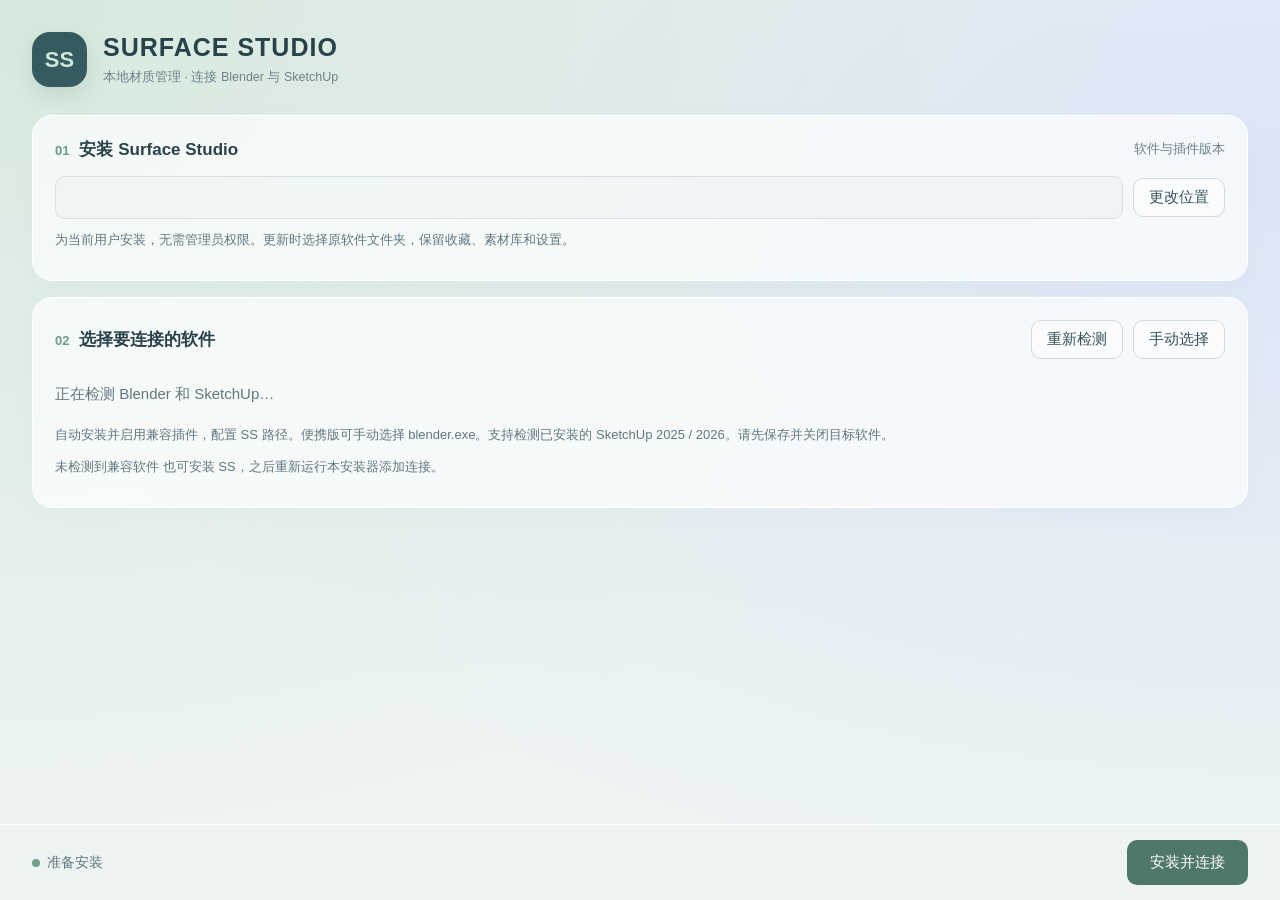
<file: installer_ui.html>
<!doctype html>
<html lang="zh-CN"><meta charset="utf-8"><meta name="viewport" content="width=device-width,initial-scale=1">
<title>Surface Studio 安装</title>
<style>
:root{font-family:"Segoe UI","Microsoft YaHei",sans-serif;color:#29424a;background:#edf3f3;font-size:15px}*{box-sizing:border-box}body{margin:0;background:radial-gradient(ellipse at 0 0,#d6e9de,transparent 65%),radial-gradient(ellipse at 100% 20%,#dbe5f6,transparent 70%);min-height:100vh;padding:32px}header{display:flex;gap:16px;align-items:center;margin-bottom:28px}.mark{width:55px;height:55px;background:#355b60;color:#cde8da;border-radius:18px;display:grid;place-items:center;font-weight:650;font-size:22px;box-shadow:0 8px 22px #274d4b22}h1{font-size:25px;letter-spacing:1px;margin:0 0 5px}p{margin:7px 0;line-height:1.7;color:#627780}h2{font-size:17px;margin:0}small{color:#6e8188}section{padding:22px;margin-bottom:16px;background:#ffffffb0;border:1px solid #fff;border-radius:20px;box-shadow:0 6px 25px #29424a06}.heading{display:flex;align-items:center;justify-content:space-between;gap:12px;margin-bottom:15px}.step{color:#6e9a89;font-size:13px;margin-right:10px}button{font:inherit;border:1px solid #cedcde;color:#35535b;background:#ffffff85;border-radius:10px;padding:9px 15px;cursor:pointer}button:hover{background:#fff}button:focus-visible,input:focus-visible{outline:3px solid #93b9aa;outline-offset:2px}button:disabled{opacity:.5;cursor:default}.row{display:flex;gap:10px;align-items:center}.path{flex:1;width:100%;font:inherit;background:#edf2f480;color:#314c55;border:1px solid #d7e1e3;border-radius:10px;padding:12px;min-width:0}.hint{font-size:13px;margin-top:10px}.blender{display:flex;gap:12px;padding:13px 0;border-top:1px solid #dfe7e8;align-items:flex-start}.blender:first-child{border-top:0}.blender input{accent-color:#557f70;width:18px;height:18px;margin-top:4px}.blender b{display:block;margin-bottom:3px}.blender .location{font-size:12px;overflow-wrap:anywhere;color:#7a8c92}.blender .reason{font-size:13px;margin:5px 0;color:#5e8375}.blender.unsupported .reason{color:#99734d}#versions{max-height:245px;overflow:auto;padding-right:6px}footer{display:flex;align-items:center;gap:12px;padding:6px 0}#stage{flex:1;color:#61777f;font-size:14px}#install{background:#4f7869;color:white;border:0;padding:13px 23px}#install:hover{background:#416859}#error{white-space:pre-wrap;color:#9c513d;font-size:14px;margin:12px 0}#results:empty{display:none}#results{padding:15px 20px}.result{padding:8px 0;line-height:1.6;font-size:14px}.ok{color:#3d785e}.fail{color:#98603e}.result span{display:block;color:#627780}#launch{display:none}.busy-indicator{width:8px;height:8px;border-radius:50%;background:#739f8c;display:inline-block;margin-right:7px}.busy .busy-indicator{animation:pulse 1s infinite alternate}@keyframes pulse{to{opacity:.3}}@media(max-width:800px){body{padding:22px}.heading{flex-wrap:wrap}}
body{padding-bottom:105px}footer{position:fixed;left:0;right:0;bottom:0;padding:15px 32px;background:#edf3f3ed;border-top:1px solid #fff;backdrop-filter:blur(16px);z-index:5}
</style>
<header><div class="mark">SS</div><div><h1>SURFACE STUDIO</h1><small>本地材质管理 · 连接 Blender 与 SketchUp</small></div></header>
<section><div class="heading"><h2><span class="step">01</span>安装 Surface Studio</h2><small id="versions-label">软件与插件版本</small></div><div class="row"><input class="path" id="destination" aria-label="软件安装位置"><button id="folder">更改位置</button></div><p class="hint">为当前用户安装，无需管理员权限。更新时选择原软件文件夹，保留收藏、素材库和设置。</p></section>
<section><div class="heading"><h2><span class="step">02</span>选择要连接的软件</h2><div class="row"><button id="scan">重新检测</button><button id="add">手动选择</button></div></div><div id="versions"><p>正在检测 Blender 和 SketchUp…</p></div><p class="hint">自动安装并启用兼容插件，配置 SS 路径。便携版可手动选择 blender.exe。支持检测已安装的 SketchUp 2025 / 2026。请先保存并关闭目标软件。</p><p class="hint">未检测到兼容软件 也可安装 SS，之后重新运行本安装器添加连接。</p></section>
<section id="results" aria-live="polite"></section><div id="error" role="alert"></div>
<footer><div id="stage" role="status"><i class="busy-indicator"></i><span>准备安装</span></div><button id="launch">打开 Surface Studio</button><button id="install">安装并连接</button></footer>
<script>
const $=s=>document.querySelector(s);let api,items=[],busy=false;
function setBusy(value){busy=value;document.body.classList.toggle('busy',value);document.querySelectorAll('button,input').forEach(e=>e.disabled=value);document.querySelectorAll('.unsupported input').forEach(e=>e.disabled=true)}
function renderItems(next){items=next;$('#versions').replaceChildren();if(!items.length){$('#versions').textContent='未检测到兼容软件，可手动选择，或直接安装 SS。';return}for(const item of items){const label=document.createElement('label');label.className='blender'+(item.supported?'':' unsupported');const input=document.createElement('input');input.type='checkbox';input.checked=!!item.supported;input.disabled=!item.supported;input.value=item.path;const text=document.createElement('div');for(const [tag,cls,value]of [['b','',(item.host || 'Blender')+' '+item.version_string],['div','location',item.path],['div','reason',item.reason]]){const e=document.createElement(tag);e.className=cls;e.textContent=value;text.append(e)}label.append(input,text);$('#versions').append(label)}}
function renderResults(results){$('#results').replaceChildren();for(const result of results){const e=document.createElement('div');e.className='result '+(result.ok?'ok':'fail');e.textContent=(result.ok?'✓ ':'! ')+result.title;const message=document.createElement('span');message.textContent=result.message;e.append(message);$('#results').append(e)}}
async function action(fn){if(busy)return;setBusy(true);$('#error').textContent='';try{const r=await fn();if(r.error)$('#error').textContent=r.error;if(r.items)renderItems(r.items);if(r.destination)$('#destination').value=r.destination;if(r.results){renderResults(r.results);$('#results').scrollIntoView({behavior:'smooth',block:'start'})}const current=await api.state();$('#stage span').textContent=current.stage;if(r.installed)$('#launch').style.display='block'}catch(e){$('#error').textContent='操作失败：'+e.message}finally{setBusy(false)}}
window.addEventListener('pywebviewready',async()=>{api=window.pywebview.api;const d=await api.defaults();$('#destination').value=d.destination;$('#versions-label').textContent='SS '+d.ss_version+' / 插件 '+d.addon_version;$('#scan').onclick=()=>action(()=>api.scan());$('#add').onclick=()=>action(()=>api.browse_blender());$('#folder').onclick=()=>action(()=>api.browse_destination());$('#install').onclick=()=>{const selected=[...document.querySelectorAll('#versions input:checked')].map(e=>e.value);action(()=>api.install($('#destination').value,selected))};$('#launch').onclick=()=>api.launch();setInterval(async()=>{try{const s=await api.state();$('#stage span').textContent=s.stage;if(s.busy)renderResults(s.results)}catch{}},600);if(d.updateMode){await action(()=>api.auto_update());const end=await api.state();if(end.installed&&end.results.every(r=>r.ok))await api.launch()}else await action(()=>api.scan())});
</script></html>
</file>
